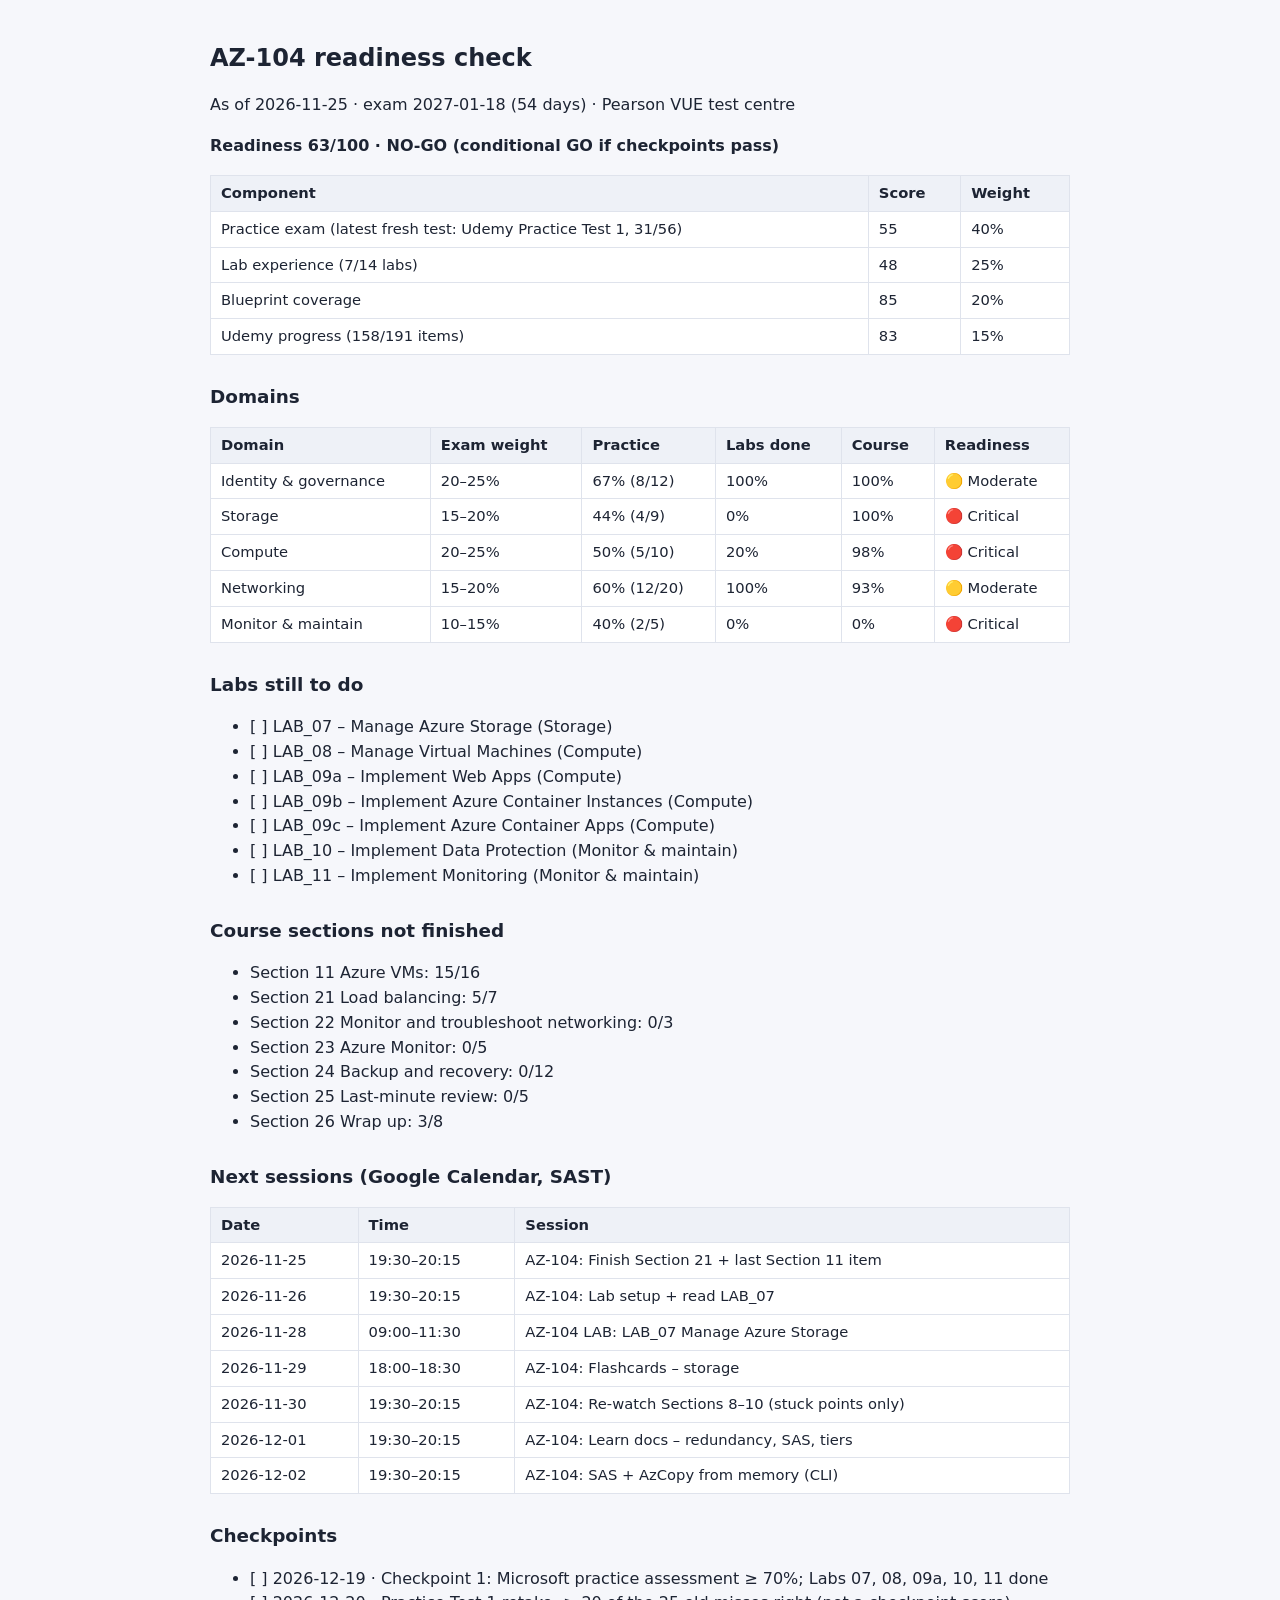
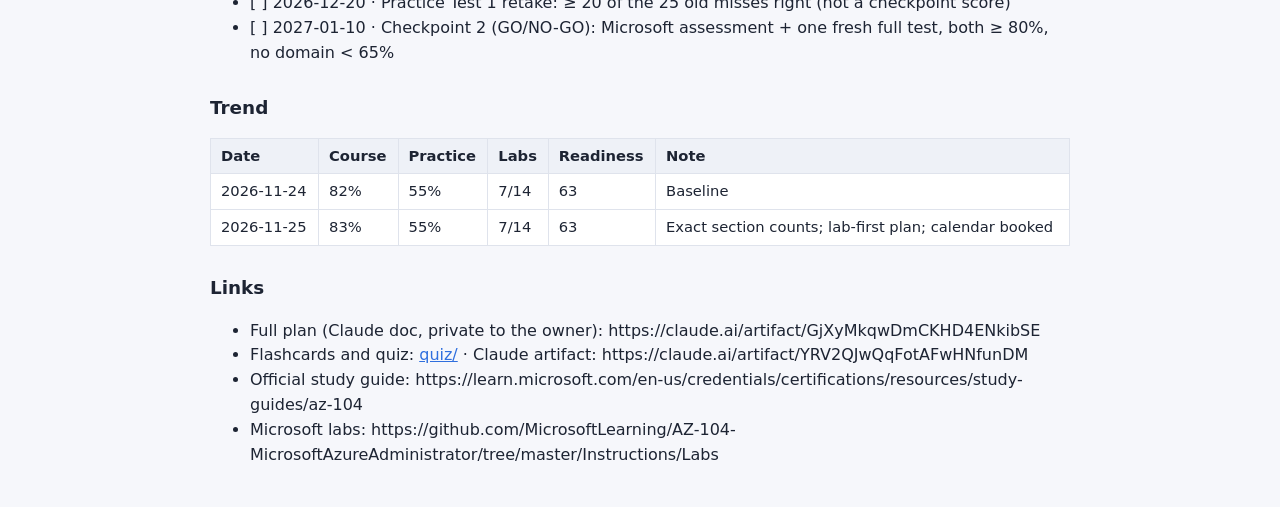
<file: status/index.html>
<!DOCTYPE html>
<html lang="en"><head><meta charset="utf-8"><meta name="viewport" content="width=device-width, initial-scale=1">
<title>AZ-104 readiness check</title>
<style>
body{font:16px/1.55 system-ui,-apple-system,"Segoe UI",Roboto,sans-serif;max-width:860px;margin:0 auto;padding:24px 16px;color:#1d2433;background:#f6f7fb}
h1{font-size:1.5rem} h2{font-size:1.15rem;margin-top:28px}
table{border-collapse:collapse;width:100%;background:#fff;font-size:.92rem}
th,td{border:1px solid #dfe3ec;padding:6px 10px;text-align:left;vertical-align:top} th{background:#eef1f7}
a{color:#2f6fde} code{background:#eef1f7;padding:1px 4px;border-radius:4px}
@media (prefers-color-scheme:dark){body{background:#12151c;color:#e8ebf2}table{background:#1b2029}th{background:#232a36}th,td{border-color:#2c3340}a{color:#6b9dff}}
</style></head><body>
<h1>AZ-104 readiness check</h1>
<p>As of 2026-11-25 · exam 2027-01-18 (54 days) · Pearson VUE test centre</p>
<p><strong>Readiness 63/100 · NO-GO (conditional GO if checkpoints pass)</strong></p>
<table>
<thead>
<tr>
<th>Component</th>
<th>Score</th>
<th>Weight</th>
</tr>
</thead>
<tbody>
<tr>
<td>Practice exam (latest fresh test: Udemy Practice Test 1, 31/56)</td>
<td>55</td>
<td>40%</td>
</tr>
<tr>
<td>Lab experience (7/14 labs)</td>
<td>48</td>
<td>25%</td>
</tr>
<tr>
<td>Blueprint coverage</td>
<td>85</td>
<td>20%</td>
</tr>
<tr>
<td>Udemy progress (158/191 items)</td>
<td>83</td>
<td>15%</td>
</tr>
</tbody>
</table>
<h2>Domains</h2>
<table>
<thead>
<tr>
<th>Domain</th>
<th>Exam weight</th>
<th>Practice</th>
<th>Labs done</th>
<th>Course</th>
<th>Readiness</th>
</tr>
</thead>
<tbody>
<tr>
<td>Identity &amp; governance</td>
<td>20–25%</td>
<td>67% (8/12)</td>
<td>100%</td>
<td>100%</td>
<td>🟡 Moderate</td>
</tr>
<tr>
<td>Storage</td>
<td>15–20%</td>
<td>44% (4/9)</td>
<td>0%</td>
<td>100%</td>
<td>🔴 Critical</td>
</tr>
<tr>
<td>Compute</td>
<td>20–25%</td>
<td>50% (5/10)</td>
<td>20%</td>
<td>98%</td>
<td>🔴 Critical</td>
</tr>
<tr>
<td>Networking</td>
<td>15–20%</td>
<td>60% (12/20)</td>
<td>100%</td>
<td>93%</td>
<td>🟡 Moderate</td>
</tr>
<tr>
<td>Monitor &amp; maintain</td>
<td>10–15%</td>
<td>40% (2/5)</td>
<td>0%</td>
<td>0%</td>
<td>🔴 Critical</td>
</tr>
</tbody>
</table>
<h2>Labs still to do</h2>
<ul>
<li>[ ] LAB_07 – Manage Azure Storage (Storage)</li>
<li>[ ] LAB_08 – Manage Virtual Machines (Compute)</li>
<li>[ ] LAB_09a – Implement Web Apps (Compute)</li>
<li>[ ] LAB_09b – Implement Azure Container Instances (Compute)</li>
<li>[ ] LAB_09c – Implement Azure Container Apps (Compute)</li>
<li>[ ] LAB_10 – Implement Data Protection (Monitor &amp; maintain)</li>
<li>[ ] LAB_11 – Implement Monitoring (Monitor &amp; maintain)</li>
</ul>
<h2>Course sections not finished</h2>
<ul>
<li>Section 11 Azure VMs: 15/16</li>
<li>Section 21 Load balancing: 5/7</li>
<li>Section 22 Monitor and troubleshoot networking: 0/3</li>
<li>Section 23 Azure Monitor: 0/5</li>
<li>Section 24 Backup and recovery: 0/12</li>
<li>Section 25 Last-minute review: 0/5</li>
<li>Section 26 Wrap up: 3/8</li>
</ul>
<h2>Next sessions (Google Calendar, SAST)</h2>
<table>
<thead>
<tr>
<th>Date</th>
<th>Time</th>
<th>Session</th>
</tr>
</thead>
<tbody>
<tr>
<td>2026-11-25</td>
<td>19:30–20:15</td>
<td>AZ-104: Finish Section 21 + last Section 11 item</td>
</tr>
<tr>
<td>2026-11-26</td>
<td>19:30–20:15</td>
<td>AZ-104: Lab setup + read LAB_07</td>
</tr>
<tr>
<td>2026-11-28</td>
<td>09:00–11:30</td>
<td>AZ-104 LAB: LAB_07 Manage Azure Storage</td>
</tr>
<tr>
<td>2026-11-29</td>
<td>18:00–18:30</td>
<td>AZ-104: Flashcards – storage</td>
</tr>
<tr>
<td>2026-11-30</td>
<td>19:30–20:15</td>
<td>AZ-104: Re-watch Sections 8–10 (stuck points only)</td>
</tr>
<tr>
<td>2026-12-01</td>
<td>19:30–20:15</td>
<td>AZ-104: Learn docs – redundancy, SAS, tiers</td>
</tr>
<tr>
<td>2026-12-02</td>
<td>19:30–20:15</td>
<td>AZ-104: SAS + AzCopy from memory (CLI)</td>
</tr>
</tbody>
</table>
<h2>Checkpoints</h2>
<ul>
<li>[ ] 2026-12-19 · Checkpoint 1: Microsoft practice assessment ≥ 70%; Labs 07, 08, 09a, 10, 11 done</li>
<li>[ ] 2026-12-20 · Practice Test 1 retake: ≥ 20 of the 25 old misses right (not a checkpoint score)</li>
<li>[ ] 2027-01-10 · Checkpoint 2 (GO/NO-GO): Microsoft assessment + one fresh full test, both ≥ 80%, no domain &lt; 65%</li>
</ul>
<h2>Trend</h2>
<table>
<thead>
<tr>
<th>Date</th>
<th>Course</th>
<th>Practice</th>
<th>Labs</th>
<th>Readiness</th>
<th>Note</th>
</tr>
</thead>
<tbody>
<tr>
<td>2026-11-24</td>
<td>82%</td>
<td>55%</td>
<td>7/14</td>
<td>63</td>
<td>Baseline</td>
</tr>
<tr>
<td>2026-11-25</td>
<td>83%</td>
<td>55%</td>
<td>7/14</td>
<td>63</td>
<td>Exact section counts; lab-first plan; calendar booked</td>
</tr>
</tbody>
</table>
<h2>Links</h2>
<ul>
<li>Full plan (Claude doc, private to the owner): https://claude.ai/artifact/GjXyMkqwDmCKHD4ENkibSE</li>
<li>Flashcards and quiz: <a href="../quiz/index.html">quiz/</a> · Claude artifact: https://claude.ai/artifact/YRV2QJwQqFotAFwHNfunDM</li>
<li>Official study guide: https://learn.microsoft.com/en-us/credentials/certifications/resources/study-guides/az-104</li>
<li>Microsoft labs: https://github.com/MicrosoftLearning/AZ-104-MicrosoftAzureAdministrator/tree/master/Instructions/Labs</li>
</ul>
</body></html>
</file>
